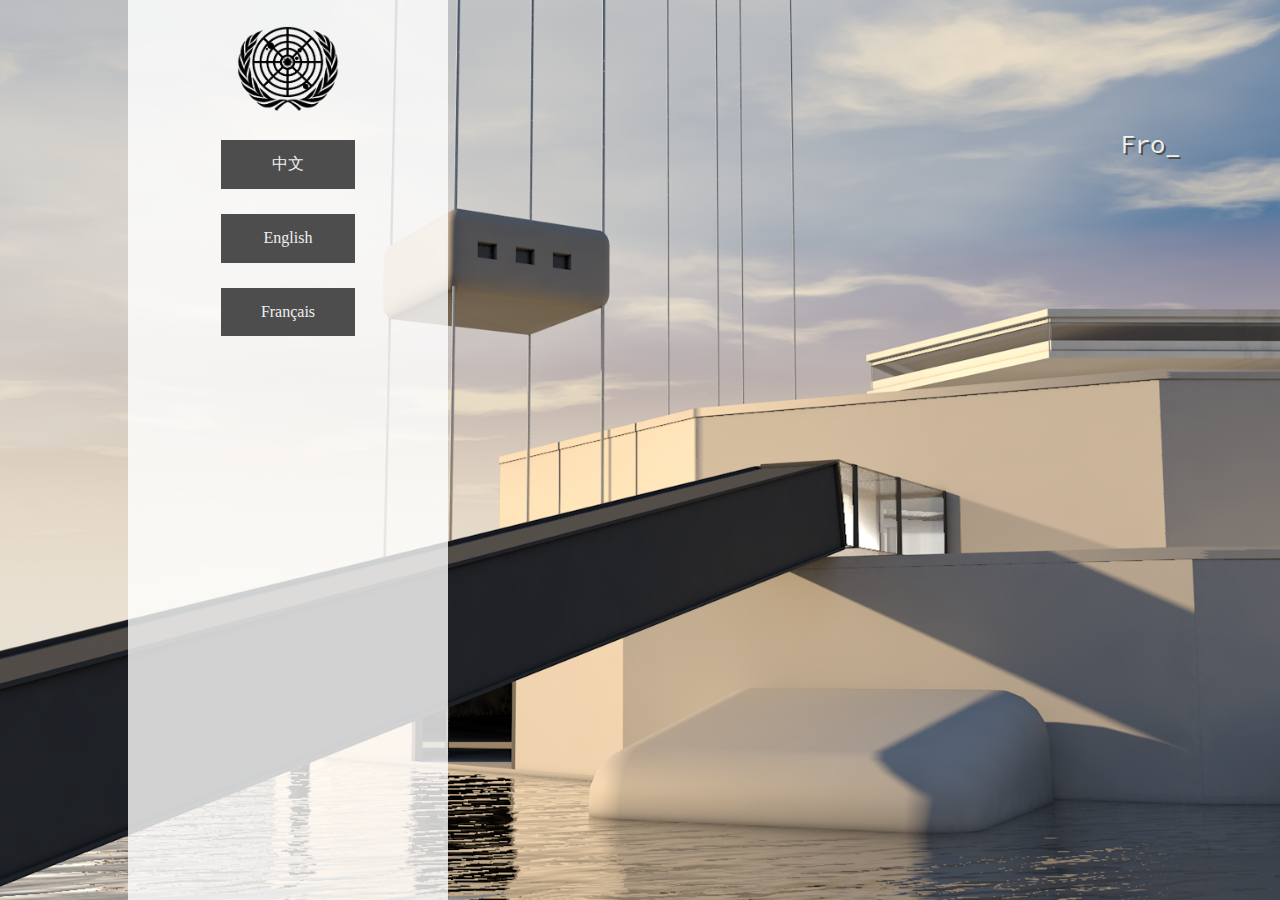
<file: index.html>
<!DOCTYPE html>
<html lang="en">
    <head>
        <meta charset="UTF-8">
        <meta http-equiv="X-UA-Compatible" content="IE=edge">
        <meta name="viewport" content="width=device-width, initial-scale=1.0">
        <link rel="shortcut icon" href="favicon.ico">
        <title>Welcome to the Solar Fleet</title>
        <link rel="stylesheet" href="others/animation.css">
        <script src="others/animation.js"></script>
        <style>
            body {
                margin: 0px;
            }
            a {
                text-decoration: none;
            }

            #typing {
                position: absolute;
                color: rgb(240, 240, 240);
                right: 100px;
                top: 10vw;
                font-family: sourcecodepro;
                font-size: 2vw;
                text-shadow: 2px 2px rgb(77, 77, 77);
            }
            #typing div {
                font-size: 4vw;
            }
            #cursor {
                font-family: sourcecodepro;
                font-size: 3vw;
                color: rgb(240, 240, 240);
                position: absolute;
                top: 16.25vw;
                right: 120px;
            }
            #main {
                background-color: rgba(255, 255, 255, 0.8);
                height: 100vh;
                width: 25vw;
                margin-left: 10vw;
                text-align: center;
            }
            .lang {
                background-color: rgb(77, 77, 77);
                margin: 0 auto;
                width: 10vw;
                border:3px solid rgb(77, 77, 77);
                transition: 0.5s;
            }
            .lang:hover {
                background-color: rgb(240, 240, 240);
                border: 3px solid skyblue;
            }
            .lang a div {
                color: rgb(240, 240, 240);
                transition: 0.5s;
                height: 3.3vw;
                display: flex; 
                justify-content: center; 
                align-items: center; 
            }
            .lang a div:hover {
                color: rgb(77, 77, 77);
            }
            
            @font-face {
                font-family: sourcecodepro;
                src: url("fonts/SourceCodePro-Regular.ttf");
            }
            @media only screen and (max-width: 1000px) {
                #main {
                    width: 60vw;
                    margin: 0 auto;
                }
                .lang {
                    width: 20vw;
                }
                .lang a div {
                    height: 5vw;
                }
                #typing {
                    display: none;
                }
            }
            @media only screen and (max-width: 750px) {
                #main {
                    width: 75vw;
                    margin: 0 auto;
                }
                .lang {
                    width: 40vw;
                }
                .lang a div {
                    height: 10vw;
                }
            }
            @media only screen and (min-width: 2281px) {  
                #bg {
                        background-image:url("imgs/bg4k.png");
                        background-size: 180vh 100vh;
                        background-repeat: no-repeat;
                        background-position-x: center;
                }
            }
            @media only screen and (max-width: 2280px) {  
                #bg {
                        background-image:url("imgs/bg1080p.png");
                        background-size: 180vh 100vh;
                        background-repeat: no-repeat;
                        background-position-x: center;
                }
            }

        </style>
        <script>
            function mouseOver_zh(){
                document.getElementById("tex-zh").innerHTML = "你好";
            }
            function mouseOut_zh(){
                document.getElementById("tex-zh").innerHTML = "中文";
            }
            function mouseOver_en(){
                document.getElementById("tex-en").innerHTML = "Hello";
            }
            function mouseOut_en(){
                document.getElementById("tex-en").innerHTML = "English";
            }
            function mouseOver_fr(){
                document.getElementById("tex-fr").innerHTML = "Bonjour";
            }
            function mouseOut_fr(){
                document.getElementById("tex-fr").innerHTML = "Français";
            }
        </script>
    </head>
    <body>
        <div id="bg">
            <div id="typing">From here, head to a People's Space Force - <br><div>the Solar Fleet.&nbsp;</div></div>
            <script>
                var str_tp = "From here, head to a People's Space Force - <br><div>the Solar Fleet.";
                var i_tp = 0;
                function typing() {
                    var divTyping = document.getElementById("typing");
                    if (i_tp <= str_tp.length) {
                        divTyping.innerHTML = str_tp.slice(0, i_tp++) + "_";
                        setTimeout("typing()", 200);
                    }
                    else {
                        divTyping.innerHTML = str_tp + "&nbsp;</div>";
                    }
                }
                typing();
            </script>
            <div id="main" class="↑">
                <div style="height: 2vw;"></div>
                <img src="imgs/sf-logo.png" alt="spaceforce-logo" width="102px">
                <div style="height: 2vw;"></div>
                <div class="lang">
                    <a href="zh/index.html">
                        <div id="tex-zh" onmouseover="mouseOver_zh()" onmouseout="mouseOut_zh()">中文</div>
                    </a>
                </div>
                <div style="height: 2vw;"></div>
                <div class="lang">
                    <a href="en/index.html">
                        <div id="tex-en" onmouseover="mouseOver_en()" onmouseout="mouseOut_en()">English</div>
                    </a>
                </div>
                <div style="height: 2vw;"></div>
                <div class="lang">
                    <a href="fr/index.html">
                        <div id="tex-fr" onmouseover="mouseOver_fr()" onmouseout="mouseOut_fr()">Français</div>
                    </a>
                </div>
            </div>
        </div>
    </body>
</html>
</file>
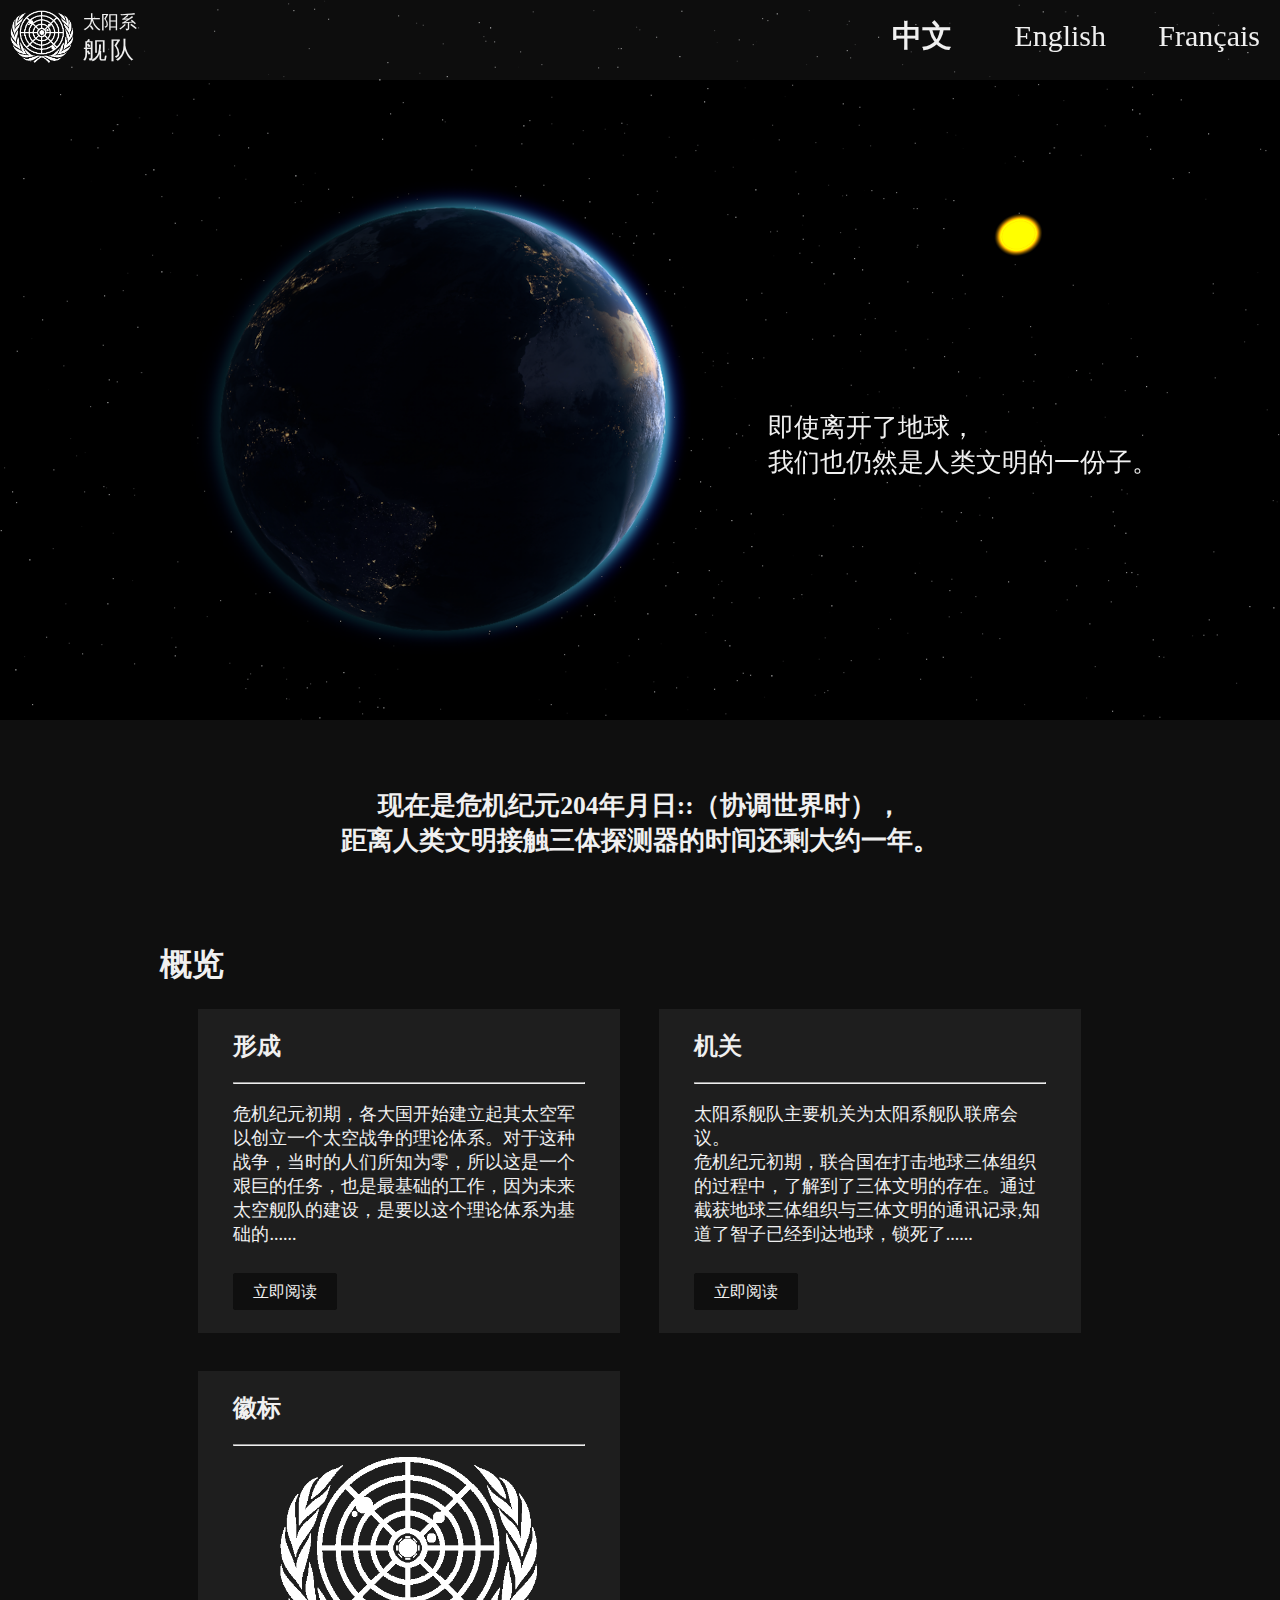
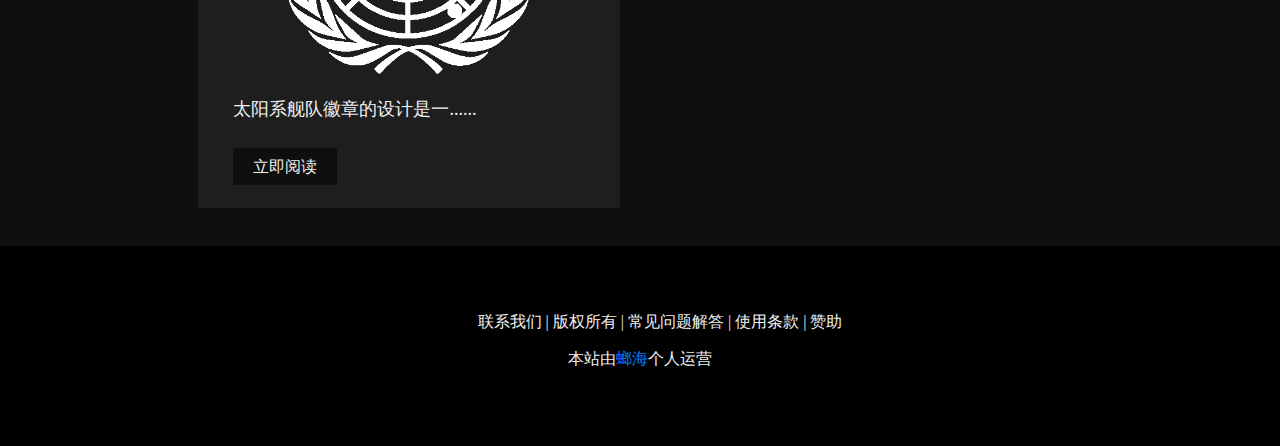
<file: zh/index.html>
<!DOCTYPE html>
<html lang="zh">
    <head>
        <meta charset="UTF-8">
        <meta http-equiv="X-UA-Compatible" content="IE=edge">
        <meta name="viewport" content="width=device-width, initial-scale=1.0">
        <link rel="shortcut icon" href="../favicon.ico">
        <title>太阳系舰队 | 守卫人类文明</title>
        <link rel="stylesheet" href="../others/animation.css">
        <script src="../others/animation.js"></script>
        <style>
            body {
                margin: 0 0;
                background-color: rgb(15, 15, 15);
            }

            #logo {
                position: fixed;
                margin-top: 10px;
                margin-left: 10px;
                text-decoration: none;
                z-index: 1;
                color: black;
            }
            #logo img {
                width: 64px;
            }
            #logo_text {
                position: fixed;
                top: 10px;
                left: 80px;
                width: 60px;
                text-align: center;
                color: rgb(240, 240, 240);
            }
            #logo_text_1 {
                font-size: 18px;
            }
            #logo_text_2 {
                font-size: 24px;
                letter-spacing: 3px;
            }
            nav {
                position: fixed;
                top: 0;
                width: 100%;
                height: 80px;
                background-color: rgba(255, 255, 255, 0.05);
            }
            nav ul {
                text-align: right;
                margin-right: 20px;
            }
            nav ul li {
                display: inline-block;
                width: 150px;
            }
            nav ul li a {
                font-size: 30px;
                color: rgb(240, 240, 240);
                transition: 0.5s;
                text-decoration: none;
            }
            nav ul li a:hover{
                color: white;
            }

            #head img {
                width: 100%;
            }
            #head p {
                position: absolute;
                top: 30vw;
                left: 60vw;
                font-size: 2vw;
                color: rgb(240, 240, 240);
            }

            #time {
                font-size: 2vw;
                font-weight: bold;
                color: rgb(240, 240, 240);
                text-align: center;
            }
            #content {
                color: rgb(240, 240, 240);
                width: 75vw;
                margin-left: 12.5vw;
            }
            #overview {
                float: left
            }
            .articles {
                background-color: rgb(30, 30, 30);
                margin-left: 3vw;
                margin-bottom: 3vw;
                width: 15vw;
                border-left: 2.8vw solid rgb(30, 30, 30);
                border-right: 2.8vw solid rgb(30, 30, 30);
                border-top: 0.01vw solid rgb(30, 30, 30);
                border-bottom: 1vw solid rgb(30, 30, 30);
                color: rgb(240, 240, 240);
                float: left;
            }
            .articles p {
                font-size: 18px;
            }
            .articles a {
                text-decoration: none;
                color: rgb(240, 240, 240);
                background-color: rgb(15, 15, 15);
                border-top: 10px solid rgb(15, 15, 15);
                border-bottom: 10px solid rgb(15, 15, 15);
                border-left: 20px solid rgb(15, 15, 15);
                border-right: 20px solid rgb(15, 15, 15);
                border-radius: 3px;
                transition: 0.5s;
                position: relative;
                top: 0px;
            }
            .articles a:hover {
                background-color: rgb(20, 20, 20);
                border-top: 10px solid rgb(20, 20, 20);
                border-bottom: 10px solid rgb(20, 20, 20);
                border-left: 20px solid rgb(20, 20, 20);
                border-right: 20px solid rgb(20, 20, 15);
                color: white;
                top: -5px;
                box-shadow: 0px 1px rgba(0, 0, 0, 0.25);
            }

            #end {
                background-color: black;
                text-align: center;
                color: rgb(240, 240, 240);
                width: 100%;
                height: 200px;
                float: left;
            }
            #nav_end li {
                margin-top: 50px;
                display: inline-block;
            }
            #nav_end li a {
                text-decoration: none;
                color: rgb(240, 240, 240);
            }
            #end span a {
                color: rgb(0, 123, 255);
                text-decoration: none;
            }

            @media only screen and (max-width: 1500px) {
                .articles {
                    width: 27.5vw;
                }
            }
            @media only screen and (max-width: 750px) {
                #logo {
                    width: 100%;
                }
                #logo img {
                    width: 48px;
                    position: relative;
                    left: 48%;
                    transform: translate(-50%,0%);
                }
                #logo_text {
                    display: none;
                }
                #nav {
                    height: 60px;
                }
                #nav ul {
                    display: none;
                }
                #head p {
                    display: none;
                }
                #time {
                    font-size: 4vw;
                }
                .articles {
                    width: 65vw;
                }
            }
            @media only screen and (min-width: 2281px) {  
                #head img {
                        background-image:url("../imgs/main4k.png");
                }
            }
            @media only screen and (max-width: 2280px) {  
                #head img {
                        background-image:url("../imgs/main1080p.png");
                }
            }
        </style>
    </head>
    <body>
        
        <a href="../index.html" target="_blank" rel="noopener noreferrer" id="logo">
            <img src="../imgs/sf-logo - white.png" alt="sf-logo">
            <div id="logo_text">
                <span id="logo_text_1">太阳系</span>
                <br>
                <span style="font-size: 1px;">&nbsp;</span><span id="logo_text_2">舰队</span>
            </div>
        </a>
        <nav id="nav">
            <ul class="←">
                <li><a href="../zh/index.html"><b>中文</b></a></li>
                <li><a href="../en/index.html">English</a></li>
                <li><a href="../fr/index.html">Français</a></li>
            </ul>
        </nav>

        <div id="head">
            <img src="../imgs/main1080p.png" alt="main">
            <p>即使离开了地球，<br>我们也仍然是人类文明的一份子。</p>
        </div>
        <div id="main">
            <div style="height: 5vw;"></div>
            <div id="time">现在是危机纪元204年<span id="presentMonth"></span>月<span id="presentDay"></span>日<span id="presentHours"></span>:<span id="presentMinutes"></span>:<span id="presentSeconds"></span>（协调世界时），<br>距离人类文明接触三体探测器的时间还剩大约一年。</div>
            <script>
                setInterval(function () {
                    var presentDate = new Date();
                    var presentMonth = presentDate.getUTCMonth() + 1;
                    var presentDay = presentDate.getUTCDate();
                    var presentHours = presentDate.getUTCHours();
                    var presentMinutes = presentDate.getUTCMinutes();
                    var presentSeconds = presentDate.getUTCSeconds();
                    document.getElementById('presentMonth').innerHTML = presentMonth;
                    document.getElementById('presentDay').innerHTML = presentDay;
                    document.getElementById('presentHours').innerHTML = presentHours;
                    document.getElementById('presentMinutes').innerHTML = presentMinutes;
                    document.getElementById('presentSeconds').innerHTML = presentSeconds;
                }, 1000);
            </script>
            <div style="height: 5vw;"></div>

            <div id="content">
                <div id="overview">
                    <h1>概览</h1>
                    <div class="articles">
                        <h2>形成</h2>
                        <hr>
                        <p>危机纪元初期，各大国开始建立起其太空军以创立一个太空战争的理论体系。对于这种战争，当时的人们所知为零，所以这是一个艰巨的任务，也是最基础的工作，因为未来太空舰队的建设，是要以这个理论体系为基础的......</p>
                        <br>
                        <a href="development/index.html" target="_blank" rel="noopener noreferrer">立即阅读</a>
                        <br>
                        <br>
                    </div>
                    <div class="articles">
                        <h2>机关</h2>
                        <hr>
                        <p>太阳系舰队主要机关为太阳系舰队联席会议。<br>危机纪元初期，联合国在打击地球三体组织的过程中，了解到了三体文明的存在。通过截获地球三体组织与三体文明的通讯记录,知道了智子已经到达地球，锁死了......</p>
                        <br>
                        <a href="government-organ/index.html" target="_blank" rel="noopener noreferrer">立即阅读</a>
                        <br>
                        <br>
                    </div>
                    <div class="articles">
                        <h2>徽标</h2>
                        <hr>
                        <div style="text-align: center;">
                            <img src="../imgs/sf-logo - white.png" alt="sf-logo" width="75%">
                        </div>
                        <p>太阳系舰队徽章的设计是一......</p>
                        <br>
                        <a href="" target="_blank" rel="noopener noreferrer">立即阅读</a>
                        <br>
                        <br>
                    </div>
                </div>
            </div>
        </div>

        <div id="end">
            <ul id="nav_end">
                <li><a href="contact/index.html">联系我们</a></li> |
                <li><a href="copyright/index.html">版权所有</a></li> |
                <li><a href="frequently-asked-questions/index.html">常见问题解答</a></li> |
                <li><a href="terms-of-use/index.html">使用条款</a></li> |
                <li><a href="sponsorship/index.html">赞助</a></li>
            </ul>
            <span>本站由<a href="https://langhai.tk/" target="_blank" rel="noopener noreferrer">螂海</a>个人运营</span>
        </div>
        
    </body>
</html>
</file>
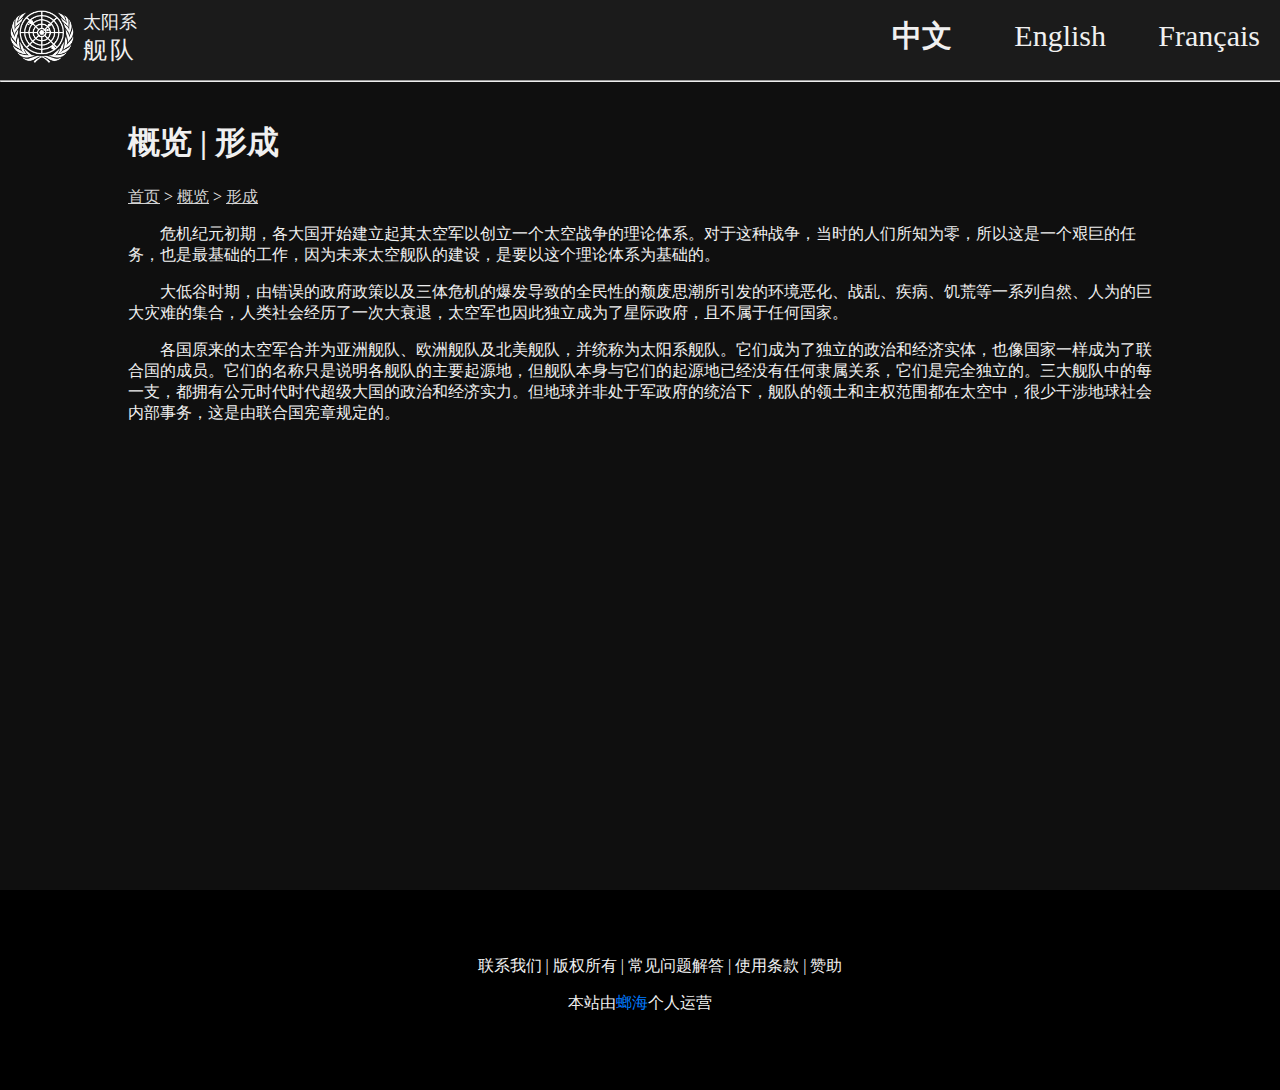
<file: zh/development/index.html>
<!DOCTYPE html>
<html lang="zh">
    <head>
        <meta charset="UTF-8">
        <meta http-equiv="X-UA-Compatible" content="IE=edge">
        <meta name="viewport" content="width=device-width, initial-scale=1.0">
        <link rel="shortcut icon" href="../../favicon.ico">
        <title>形成 - 太阳系舰队</title>
        <link rel="stylesheet" href="../../others/animation.css">
        <style>
            body {
                margin: 0px;
                background-color: rgb(15, 15, 15);
            }

            #logo {
                position: absolute;
                margin-top: 10px;
                margin-left: 10px;
                text-decoration: none;
                z-index: 1;
                color: black;
            }
            #logo img {
                width: 64px;
            }
            #logo_text {
                position: absolute;
                top: 0px;
                left: 70px;
                width: 60px;
                text-align: center;
                color: rgb(240, 240, 240);
            }
            #logo_text_1 {
                font-size: 18px;
            }
            #logo_text_2 {
                font-size: 24px;
                letter-spacing: 3px;
            }
            nav {
                position: absolute;
                top: 0;
                width: 100%;
                height: 80px;
                background-color: rgba(255, 255, 255, 0.05);
            }
            nav ul {
                text-align: right;
                margin-right: 20px;
            }
            nav ul li {
                display: inline-block;
                width: 150px;
            }
            nav ul li a {
                font-size: 30px;
                color: rgb(240, 240, 240);
                transition: 0.5s;
                text-decoration: none;
            }
            nav ul li a:hover{
                color: white;
            }
            #nav_line {
                position: absolute;
                margin-top: 80px;
                width: 100%;
            }

            #main {
                width: 80vw;
                margin: 0px auto;
                color: rgb(240, 240, 240);
            }
            #path a {
                color: lightgray;
            }

            #end {
                background-color: black;
                text-align: center;
                color: rgb(240, 240, 240);
                width: 100%;
                height: 200px;
                float: left;
            }
            #nav_end li {
                margin-top: 50px;
                display: inline-block;
            }
            #nav_end li a {
                text-decoration: none;
                color: rgb(240, 240, 240);
            }
            #end span a {
                color: rgb(0, 123, 255);
                text-decoration: none;
            }

            @media only screen and (max-width: 750px) {
                #logo {
                    width: 100%;
                }
                #logo img {
                    width: 48px;
                    position: relative;
                    left: 48%;
                    transform: translate(-50%,0%);
                }
                #logo_text {
                    display: none;
                }
                #nav {
                    height: 60px;
                }
                #nav ul {
                    display: none;
                }
                #nav_line {
                    margin-top: 60px;
                }
            }
        </style>
    </head>
    <body>
        <a href="../../index.html" target="_blank" rel="noopener noreferrer" id="logo">
            <img src="../../imgs/sf-logo - white.png" alt="spaceforce-logo">
            <div id="logo_text">
                <span id="logo_text_1">太阳系</span>
                <br>
                <span style="font-size: 1px;">&nbsp;</span><span id="logo_text_2">舰队</span>
            </div>
        </a>
        <nav id="nav">
            <ul class="←">
                <li><a href="../../zh/development/index.html"><b>中文</b></a></li>
                <li><a href="../../en/development/index.html">English</a></li>
                <li><a href="../../fr/development/index.html">Français</a></li>
            </ul>
        </nav>
        <hr id="nav_line">

        <div style="height: 100px;"></div>
        <div id="main">
            <h1>概览 | 形成</h1>
            <p id="path"><a href="../index.html" target="_blank" rel="noopener noreferrer">首页</a> > <a href="../index.html#overview" target="_blank" rel="noopener noreferrer">概览</a> > <a href="index.html" target="_blank" rel="noopener noreferrer">形成</a></p>
            <p>&nbsp;&nbsp;&nbsp;&nbsp;&nbsp;&nbsp;&nbsp;&nbsp;危机纪元初期，各大国开始建立起其太空军以创立一个太空战争的理论体系。对于这种战争，当时的人们所知为零，所以这是一个艰巨的任务，也是最基础的工作，因为未来太空舰队的建设，是要以这个理论体系为基础的。</p>
            <p>&nbsp;&nbsp;&nbsp;&nbsp;&nbsp;&nbsp;&nbsp;&nbsp;大低谷时期，由错误的政府政策以及三体危机的爆发导致的全民性的颓废思潮所引发的环境恶化、战乱、疾病、饥荒等一系列自然、人为的巨大灾难的集合，人类社会经历了一次大衰退，太空军也因此独立成为了星际政府，且不属于任何国家。</p>
            <p>&nbsp;&nbsp;&nbsp;&nbsp;&nbsp;&nbsp;&nbsp;&nbsp;各国原来的太空军合并为亚洲舰队、欧洲舰队及北美舰队，并统称为太阳系舰队。它们成为了独立的政治和经济实体，也像国家一样成为了联合国的成员。它们的名称只是说明各舰队的主要起源地，但舰队本身与它们的起源地已经没有任何隶属关系，它们是完全独立的。三大舰队中的每一支，都拥有公元时代时代超级大国的政治和经济实力。但地球并非处于军政府的统治下，舰队的领土和主权范围都在太空中，很少干涉地球社会内部事务，这是由联合国宪章规定的。</p>
        </div>

        <div style="height: 50vh;"></div>

        <div id="end">
            <ul id="nav_end">
                <li><a href="../contact/index.html">联系我们</a></li> |
                <li><a href="../copyright/index.html">版权所有</a></li> |
                <li><a href="../frequently-asked-questions/index.html">常见问题解答</a></li> |
                <li><a href="../terms-of-use/index.html">使用条款</a></li> |
                <li><a href="../sponsorship/index.html">赞助</a></li>
            </ul>
            <span>本站由<a href="https://langhai.tk/" target="_blank" rel="noopener noreferrer">螂海</a>个人运营</span>
        </div>
        
    </body>
</html>
</file>
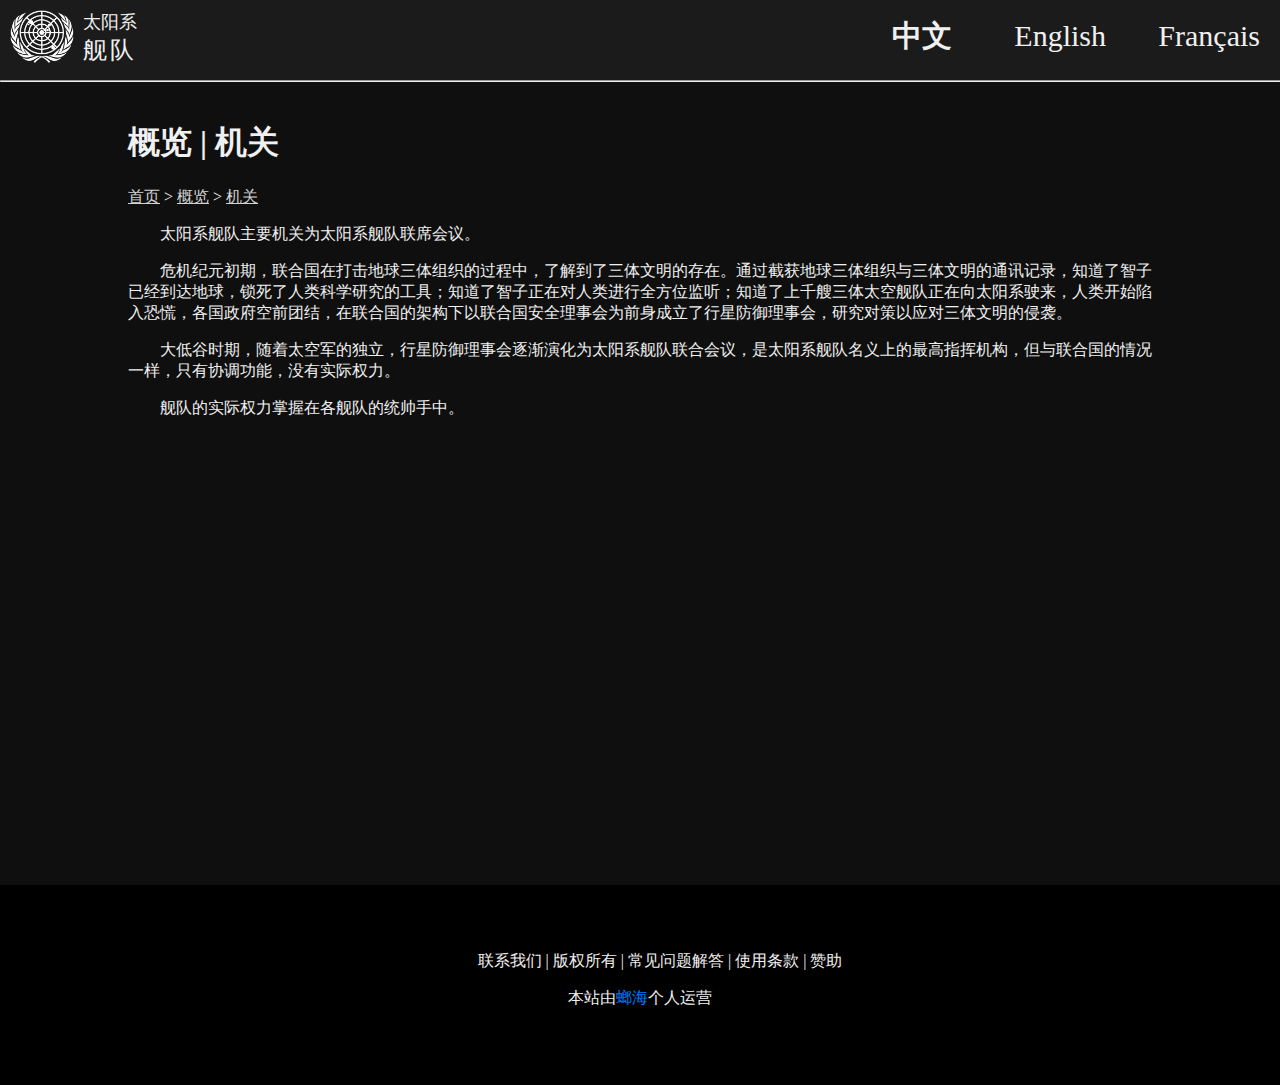
<file: zh/government-organ/index.html>
<!DOCTYPE html>
<html lang="zh">
    <head>
        <meta charset="UTF-8">
        <meta http-equiv="X-UA-Compatible" content="IE=edge">
        <meta name="viewport" content="width=device-width, initial-scale=1.0">
        <link rel="shortcut icon" href="../../favicon.ico">
        <title>机关 - 太阳系舰队</title>
        <link rel="stylesheet" href="../../others/animation.css">
        <style>
            body {
                margin: 0px;
                background-color: rgb(15, 15, 15);
            }

            #logo {
                position: absolute;
                margin-top: 10px;
                margin-left: 10px;
                text-decoration: none;
                z-index: 1;
                color: black;
            }
            #logo img {
                width: 64px;
            }
            #logo_text {
                position: absolute;
                top: 0px;
                left: 70px;
                width: 60px;
                text-align: center;
                color: rgb(240, 240, 240);
            }
            #logo_text_1 {
                font-size: 18px;
            }
            #logo_text_2 {
                font-size: 24px;
                letter-spacing: 3px;
            }
            nav {
                position: absolute;
                top: 0;
                width: 100%;
                height: 80px;
                background-color: rgba(255, 255, 255, 0.05);
            }
            nav ul {
                text-align: right;
                margin-right: 20px;
            }
            nav ul li {
                display: inline-block;
                width: 150px;
            }
            nav ul li a {
                font-size: 30px;
                color: rgb(240, 240, 240);
                transition: 0.5s;
                text-decoration: none;
            }
            nav ul li a:hover{
                color: white;
            }
            #nav_line {
                position: absolute;
                margin-top: 80px;
                width: 100%;
            }

            #main {
                width: 80vw;
                margin: 0px auto;
                color: rgb(240, 240, 240);
            }
            #path a {
                color: lightgray;
            }

            #end {
                background-color: black;
                text-align: center;
                color: rgb(240, 240, 240);
                width: 100%;
                height: 200px;
                float: left;
            }
            #nav_end li {
                margin-top: 50px;
                display: inline-block;
            }
            #nav_end li a {
                text-decoration: none;
                color: rgb(240, 240, 240);
            }
            #end span a {
                color: rgb(0, 123, 255);
                text-decoration: none;
            }

            @media only screen and (max-width: 750px) {
                #logo {
                    width: 100%;
                }
                #logo img {
                    width: 48px;
                    position: relative;
                    left: 48%;
                    transform: translate(-50%,0%);
                }
                #logo_text {
                    display: none;
                }
                #nav {
                    height: 60px;
                }
                #nav ul {
                    display: none;
                }
                #nav_line {
                    margin-top: 60px;
                }
            }
        </style>
    </head>
    <body>
        <a href="../../index.html" target="_blank" rel="noopener noreferrer" id="logo">
            <img src="../../imgs/sf-logo - white.png" alt="spaceforce-logo">
            <div id="logo_text">
                <span id="logo_text_1">太阳系</span>
                <br>
                <span style="font-size: 1px;">&nbsp;</span><span id="logo_text_2">舰队</span>
            </div>
        </a>
        <nav id="nav">
            <ul class="←">
                <li><a href="../../zh/development/index.html"><b>中文</b></a></li>
                <li><a href="../../en/development/index.html">English</a></li>
                <li><a href="../../fr/development/index.html">Français</a></li>
            </ul>
        </nav>
        <hr id="nav_line">

        <div style="height: 100px;"></div>
        <div id="main">
            <h1>概览 | 机关</h1>
            <p id="path"><a href="../index.html" target="_blank" rel="noopener noreferrer">首页</a> > <a href="../index.html#overview" target="_blank" rel="noopener noreferrer">概览</a> > <a href="index.html" target="_blank" rel="noopener noreferrer">机关</a></p>
            <p>&nbsp;&nbsp;&nbsp;&nbsp;&nbsp;&nbsp;&nbsp;&nbsp;太阳系舰队主要机关为太阳系舰队联席会议。</p>
            <p>&nbsp;&nbsp;&nbsp;&nbsp;&nbsp;&nbsp;&nbsp;&nbsp;危机纪元初期，联合国在打击地球三体组织的过程中，了解到了三体文明的存在。通过截获地球三体组织与三体文明的通讯记录，知道了智子已经到达地球，锁死了人类科学研究的工具；知道了智子正在对人类进行全方位监听；知道了上千艘三体太空舰队正在向太阳系驶来，人类开始陷入恐慌，各国政府空前团结，在联合国的架构下以联合国安全理事会为前身成立了行星防御理事会，研究对策以应对三体文明的侵袭。</p>
            <p>&nbsp;&nbsp;&nbsp;&nbsp;&nbsp;&nbsp;&nbsp;&nbsp;大低谷时期，随着太空军的独立，行星防御理事会逐渐演化为太阳系舰队联合会议，是太阳系舰队名义上的最高指挥机构，但与联合国的情况一样，只有协调功能，没有实际权力。</p>
            <p>&nbsp;&nbsp;&nbsp;&nbsp;&nbsp;&nbsp;&nbsp;&nbsp;舰队的实际权力掌握在各舰队的统帅手中。</p>
        </div>

        <div style="height: 50vh;"></div>

        <div id="end">
            <ul id="nav_end">
                <li><a href="../contact/index.html">联系我们</a></li> |
                <li><a href="../copyright/index.html">版权所有</a></li> |
                <li><a href="../frequently-asked-questions/index.html">常见问题解答</a></li> |
                <li><a href="../terms-of-use/index.html">使用条款</a></li> |
                <li><a href="../sponsorship/index.html">赞助</a></li>
            </ul>
            <span>本站由<a href="https://langhai.tk/" target="_blank" rel="noopener noreferrer">螂海</a>个人运营</span>
        </div>
        
    </body>
</html>
</file>
<file: others/animation.css>
@keyframes ↑ {
    from {
        opacity: 0;
        transform: translate3d(0, -50%, 0);
    }

    to {
        opacity: 1;
        transform: none;
    }
}

@keyframes ↓ {
    from {
        opacity: 0;
        transform: translate3d(0, 50%, 0);
    }

    to {
        opacity: 1;
        transform: none;
    }
}

@keyframes ← {
    from {
        opacity: 0;
    transform: translate3d(-50%, 0, 0);
    }

    to {
        opacity: 1;
        transform: none;
    }
}

@keyframes → {
    from {
        opacity: 0;
        transform: translate3d(50%, 0, 0);
    }

    to {
        opacity: 1;
        transform: none;
    }
}


.↑ {
    animation-duration: 0.8s;
    animation-fill-mode: both;
    animation-name: ↑;
}

.↓ {
    animation-duration: 0.8s;
    animation-fill-mode: both;
    animation-name: ↓;
}
.← {

    animation-duration: 0.8s;
    animation-fill-mode: both;
    animation-name: ←;
}

.→ {
    animation-duration: 0.8s;
    animation-fill-mode: both;
    animation-name: →;
}



.↑animation {
    opacity: 0;
    filter: alpha(opacity=0)\9;
    -webkit-transform: translate3d(0, -50%, 0);
    transform: translate3d(0, -50%, 0)
}

.is-visible .↑animation {
    opacity: 1; 
    filter: alpha(opacity=100)\9;
    -webkit-transition: opacity 0.8s, -webkit-transform 0.8s;
    transition: opacity 0.8s, transform 0.8s;
    -webkit-transform: translate3d(0, 0, 0);
    transform: translate3d(0, 0, 0)
}


.↓animation {
    opacity: 0;
    filter: alpha(opacity=0)\9;
    -webkit-transform: translate3d(0, 50%, 0);
    transform: translate3d(0, 50%, 0)
}

.is-visible .↓animation {
    opacity: 1; 
    filter: alpha(opacity=100)\9;
    -webkit-transition: opacity 0.8s, -webkit-transform 0.8s;
    transition: opacity 0.8s, transform 0.8s;
    -webkit-transform: translate3d(0, 0, 0);
    transform: translate3d(0, 0, 0)
}


.←animation {
    opacity: 0;
    filter: alpha(opacity=0)\9;
    -webkit-transform: translate3d(-50%, 0, 0);
    transform: translate3d(-50%, 0, 0)
}

.is-visible .←animation {
    opacity: 1; 
    filter: alpha(opacity=100)\9;
    -webkit-transition: opacity 0.8s, -webkit-transform 0.8s;
    transition: opacity 0.8s, transform 0.8s;
    -webkit-transform: translate3d(0, 0, 0);
    transform: translate3d(0, 0, 0)
}


.→animation {
    opacity: 0;
    filter: alpha(opacity=0)\9;
    -webkit-transform: translate3d(50%, 0, 0);
    transform: translate3d(50%, 0, 0)
}

.is-visible .→animation {
    opacity: 1;
    filter: alpha(opacity=100)\9;
    -webkit-transition: opacity 0.8s, -webkit-transform 0.8s;
    transition: opacity 0.8s, transform 0.8s;
    -webkit-transform: translate3d(0, 0, 0);
    transform: translate3d(0, 0, 0)
}
</file>
